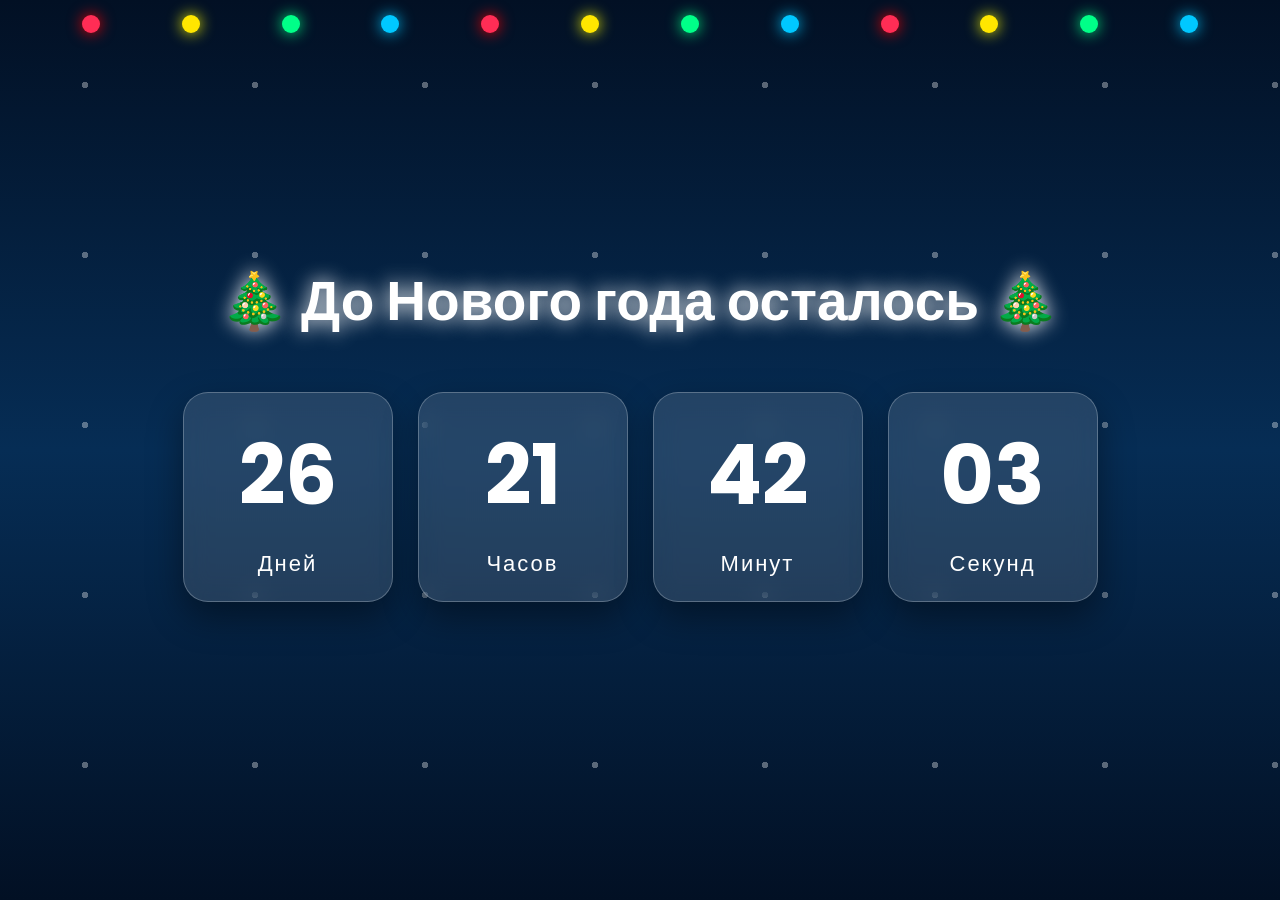
<file: index.html>
<!DOCTYPE html>
<html lang="ru">

<head>

    <meta charset="UTF-8">
    <meta name="viewport" content="width=device-width, initial-scale=1.0">

    <title>🎄 До Нового года</title>

    <link rel="stylesheet" href="style.css">

    <link href="https://fonts.googleapis.com/css2?family=Poppins:wght@300;400;600;700&display=swap" rel="stylesheet">

</head>

<body>

    <!-- Гирлянда -->
    <div class="lights">
        <span class="red"></span>
        <span class="yellow"></span>
        <span class="green"></span>
        <span class="blue"></span>
        <span class="red"></span>
        <span class="yellow"></span>
        <span class="green"></span>
        <span class="blue"></span>
        <span class="red"></span>
        <span class="yellow"></span>
        <span class="green"></span>
        <span class="blue"></span>
    </div>

    <!-- Снег -->
    <div class="snow"></div>

    <!-- Санта -->
    <div id="santa">🎅🛷</div>

    <main class="container">

        <h1>🎄 До Нового года осталось 🎄</h1>

        <div class="countdown">

            <div class="card">
                <div class="number" id="days">0</div>
                <div class="text">Дней</div>
            </div>

            <div class="card">
                <div class="number" id="hours">00</div>
                <div class="text">Часов</div>
            </div>

            <div class="card">
                <div class="number" id="minutes">00</div>
                <div class="text">Минут</div>
            </div>

            <div class="card">
                <div class="number" id="seconds">00</div>
                <div class="text">Секунд</div>
            </div>

        </div>

        <h2 id="message"></h2>

    </main>

    <canvas id="fireworks"></canvas>

    <script src="script.js"></script>

</body>

</html>
</file>
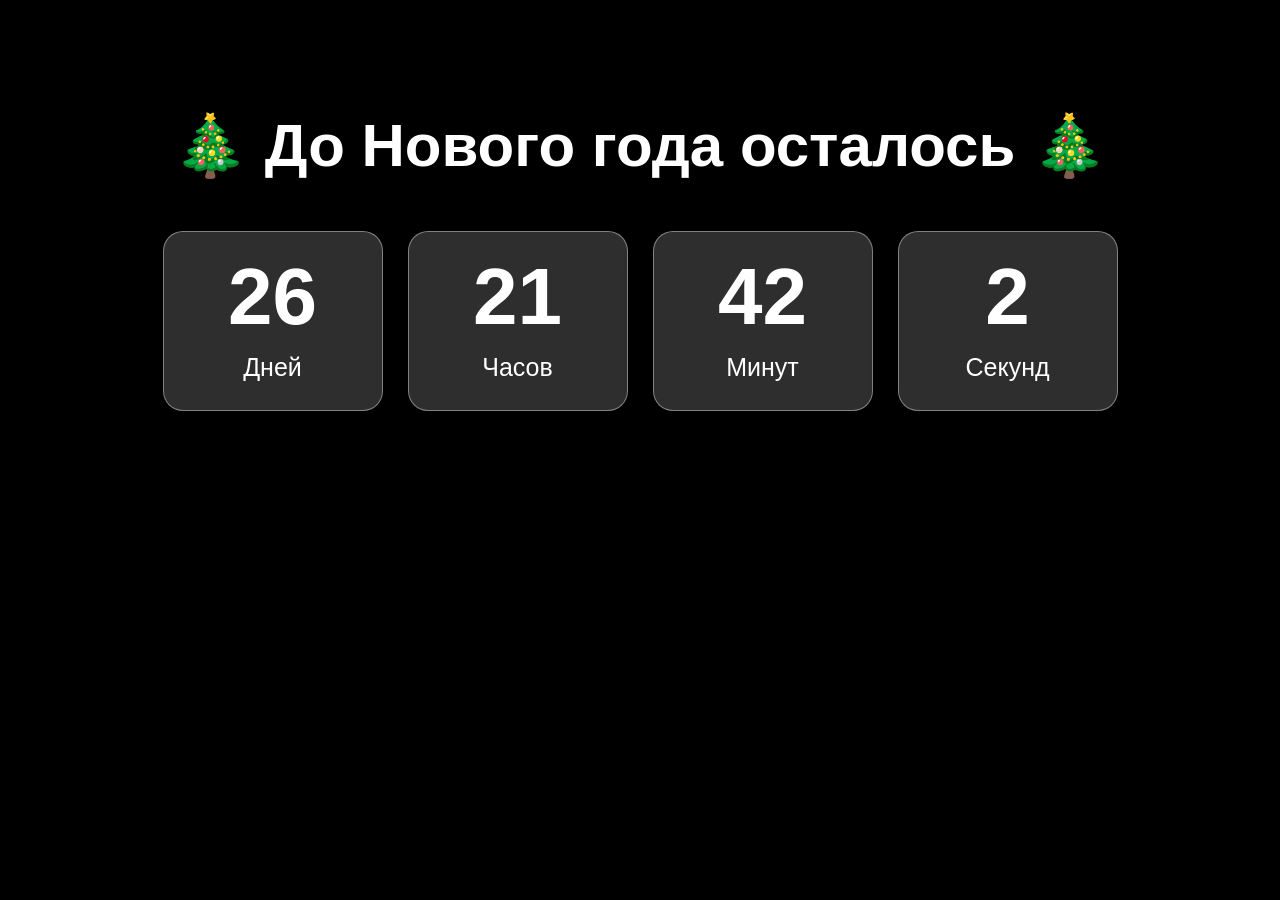
<file: NewYearCountdown/index.html>
<!DOCTYPE html>
<html lang="ru">
<head>
    <meta charset="UTF-8">
    <meta name="viewport" content="width=device-width, initial-scale=1.0">
    <title>🎄 До Нового года 🎄</title>

    <link rel="stylesheet" href="style.css">
</head>

<body>

    <div class="snow"></div>

    <div class="container">
        <h1>🎄 До Нового года осталось 🎄</h1>

        <div class="countdown">

            <div class="box">
                <span id="days">0</span>
                <p>Дней</p>
            </div>

            <div class="box">
                <span id="hours">0</span>
                <p>Часов</p>
            </div>

            <div class="box">
                <span id="minutes">0</span>
                <p>Минут</p>
            </div>

            <div class="box">
                <span id="seconds">0</span>
                <p>Секунд</p>
            </div>

        </div>

        <h2 id="message"></h2>
    </div>

    <script src="script.js"></script>

</body>
</html>
</file>
<file: style.css>
/* =========================
   Общие настройки
========================= */

*{
    margin:0;
    padding:0;
    box-sizing:border-box;
}

body{

    font-family:'Poppins',sans-serif;

    background:linear-gradient(
        to bottom,
        #021024,
        #062d55,
        #021024
    );

    color:white;

    overflow:hidden;

}

/* =========================
   Контейнер
========================= */

.container{

    width:100%;
    height:100vh;

    display:flex;
    flex-direction:column;
    justify-content:center;
    align-items:center;

    animation:fadeIn 1.5s;

}

@keyframes fadeIn{

from{
opacity:0;
transform:translateY(40px);
}

to{
opacity:1;
transform:translateY(0);
}

}

/* =========================
   Заголовок
========================= */

h1{

font-size:55px;

margin-bottom:50px;

text-shadow:0 0 20px white;

}

/* =========================
   Таймер
========================= */

.countdown{

display:flex;

justify-content:center;

gap:25px;

}

.card{

width:210px;
height:210px;

background:rgba(255,255,255,.12);

border:1px solid rgba(255,255,255,.25);

backdrop-filter:blur(12px);

border-radius:25px;

display:flex;
flex-direction:column;
justify-content:center;
align-items:center;

transition:.35s;

box-shadow:0 15px 35px rgba(0,0,0,.4);

}

.card:hover{

transform:translateY(-10px);

box-shadow:0 20px 45px rgba(255,255,255,.2);

}

.number{

font-size:82px;
font-weight:bold;

transition:.2s;

}

.text{

margin-top:10px;

font-size:22px;

letter-spacing:2px;

}

/* =========================
   Поздравление
========================= */

#message{

margin-top:40px;

font-size:38px;

font-weight:bold;

color:#ffe600;

text-shadow:0 0 20px gold;

}

/* =========================
   Гирлянда
========================= */

.lights{

position:fixed;

top:15px;
left:0;

width:100%;

display:flex;

justify-content:space-evenly;

z-index:100;

}

.lights span{

width:18px;
height:18px;

border-radius:50%;

animation:blink 1s infinite alternate;

}

.red{

background:#ff2d55;
box-shadow:0 0 15px red;

}

.green{

background:#00ff88;
box-shadow:0 0 15px #00ff88;

}

.blue{

background:#00c8ff;
box-shadow:0 0 15px #00c8ff;

}

.yellow{

background:#ffe600;
box-shadow:0 0 15px yellow;

}

@keyframes blink{

from{

opacity:.3;

}

to{

opacity:1;

}

}

/* =========================
   Снег
========================= */

.snow{

position:fixed;

top:0;
left:0;

width:100%;
height:100%;

pointer-events:none;

opacity:.35;

background-image:

radial-gradient(white 2px,transparent 2px),
radial-gradient(white 1px,transparent 1px),
radial-gradient(white 3px,transparent 3px);

background-size:170px 170px;

animation:snow 20s linear infinite;

}

@keyframes snow{

from{

background-position:0 -300px;

}

to{

background-position:0 900px;

}

}

/* =========================
   Санта
========================= */

#santa{

position:fixed;

top:90px;

left:-250px;

font-size:60px;

animation:fly 15s linear infinite;

}

@keyframes fly{

0%{

left:-250px;

}

100%{

left:110%;

}

}

/* =========================
   Фейерверк
========================= */

#fireworks{

position:fixed;

top:0;
left:0;

width:100%;
height:100%;

pointer-events:none;

}
</file>
<file: NewYearCountdown/style.css>
* {
    box-sizing: border-box;
}

body {
    margin: 0;
    min-height: 100vh;
    background: black;
    font-family: Arial, sans-serif;
    color: white;
}


.container {
    text-align: center;
    padding-top: 70px;
}

h1 {
    font-size: 60px;
    color: white;
    text-align: center;
}

.countdown {
    display: flex;
    justify-content: center;
    gap: 25px;
    margin-top: 50px;
    flex-wrap: wrap;
}

.box {
    width: 220px;
    height: 180px;
    background: rgba(255, 255, 255, 0.18);
    border: 1px solid rgba(255,255,255,0.4);
    border-radius: 20px;
    backdrop-filter: blur(8px);
    display: flex;
    flex-direction: column;
    justify-content: center;
    box-shadow: 0 10px 30px rgba(0,0,0,0.3);
}

.box span {
    font-size: 80px;
    font-weight: bold;
}

.box p {
    font-size: 25px;
    margin: 10px;
}
</file>
